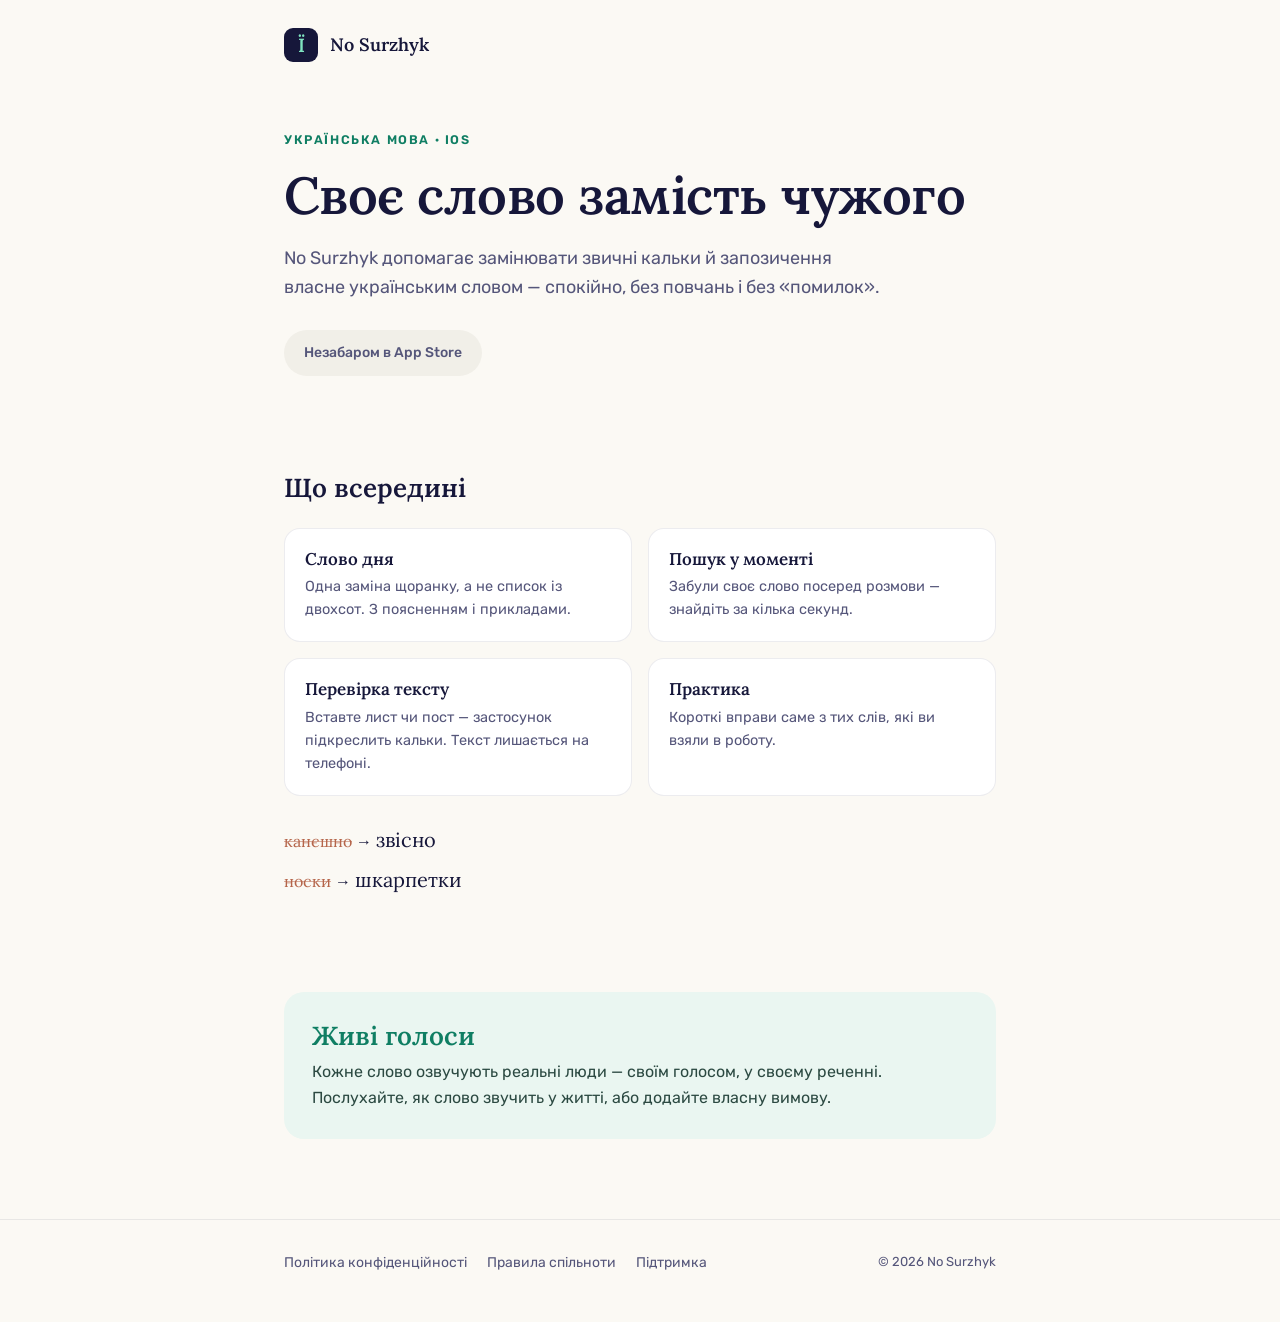
<file: index.html>
<!doctype html>
<html lang="uk">
<head>
<meta charset="utf-8">
<meta name="viewport" content="width=device-width, initial-scale=1">
<title>No Surzhyk — своє слово замість чужого </title>
<meta name="description" content="No Surzhyk допомагає замінювати кальки й запозичення власне українським словом. Слово дня, пошук, перевірка тексту та живі голоси спільноти.">
<link rel="preconnect" href="https://fonts.googleapis.com">
<link rel="preconnect" href="https://fonts.gstatic.com" crossorigin>
<link href="https://fonts.googleapis.com/css2?family=Lora:wght@500;600&family=Rubik:wght@400;500;600&display=swap" rel="stylesheet">
<link rel="stylesheet" href="style.css">
</head>
<body>

<header class="site-header">
  <div class="wrap">
    <div class="logo">Ї</div>
    <span class="brand">No Surzhyk</span>
  </div>
</header>

<main>
  <section class="hero">
    <div class="wrap">
      <div class="eyebrow">Українська мова · iOS</div>
      <h1>Своє слово замість чужого</h1>
      <p class="lead">
        No Surzhyk допомагає замінювати звичні кальки й запозичення власне
        українським словом — спокійно, без повчань і без «помилок».
      </p>
      <div class="badge">Незабаром в App Store</div>
    </div>
  </section>

  <section>
    <div class="wrap">
      <h2>Що всередині</h2>
      <div class="features">
        <div class="feature">
          <h3>Слово дня</h3>
          <p>Одна заміна щоранку, а не список із двохсот. З поясненням і прикладами.</p>
        </div>
        <div class="feature">
          <h3>Пошук у моменті</h3>
          <p>Забули своє слово посеред розмови — знайдіть за кілька секунд.</p>
        </div>
        <div class="feature">
          <h3>Перевірка тексту</h3>
          <p>Вставте лист чи пост — застосунок підкреслить кальки. Текст лишається на телефоні.</p>
        </div>
        <div class="feature">
          <h3>Практика</h3>
          <p>Короткі вправи саме з тих слів, які ви взяли в роботу.</p>
        </div>
      </div>

      <div class="pair" style="margin-top:28px">
        <span class="bad">канєшно</span> →
        <span class="good">звісно</span>
      </div>
      <div class="pair">
        <span class="bad">носки</span> →
        <span class="good">шкарпетки</span>
      </div>
    </div>
  </section>

  <section>
    <div class="wrap">
      <div class="highlight">
        <h2>Живі голоси</h2>
        <p>
          Кожне слово озвучують реальні люди — своїм голосом, у своєму реченні.
          Послухайте, як слово звучить у житті, або додайте власну вимову.
        </p>
      </div>
    </div>
  </section>
</main>

<footer class="site-footer">
  <div class="wrap">
    <a href="privacy.html">Політика конфіденційності</a>
    <a href="terms.html">Правила спільноти</a>
    <a href="support.html">Підтримка</a>
    <span class="spacer"></span>
    <span class="muted">© 2026 No Surzhyk</span>
  </div>
</footer>

</body>
</html>

<!-- redeploy -->
</file>
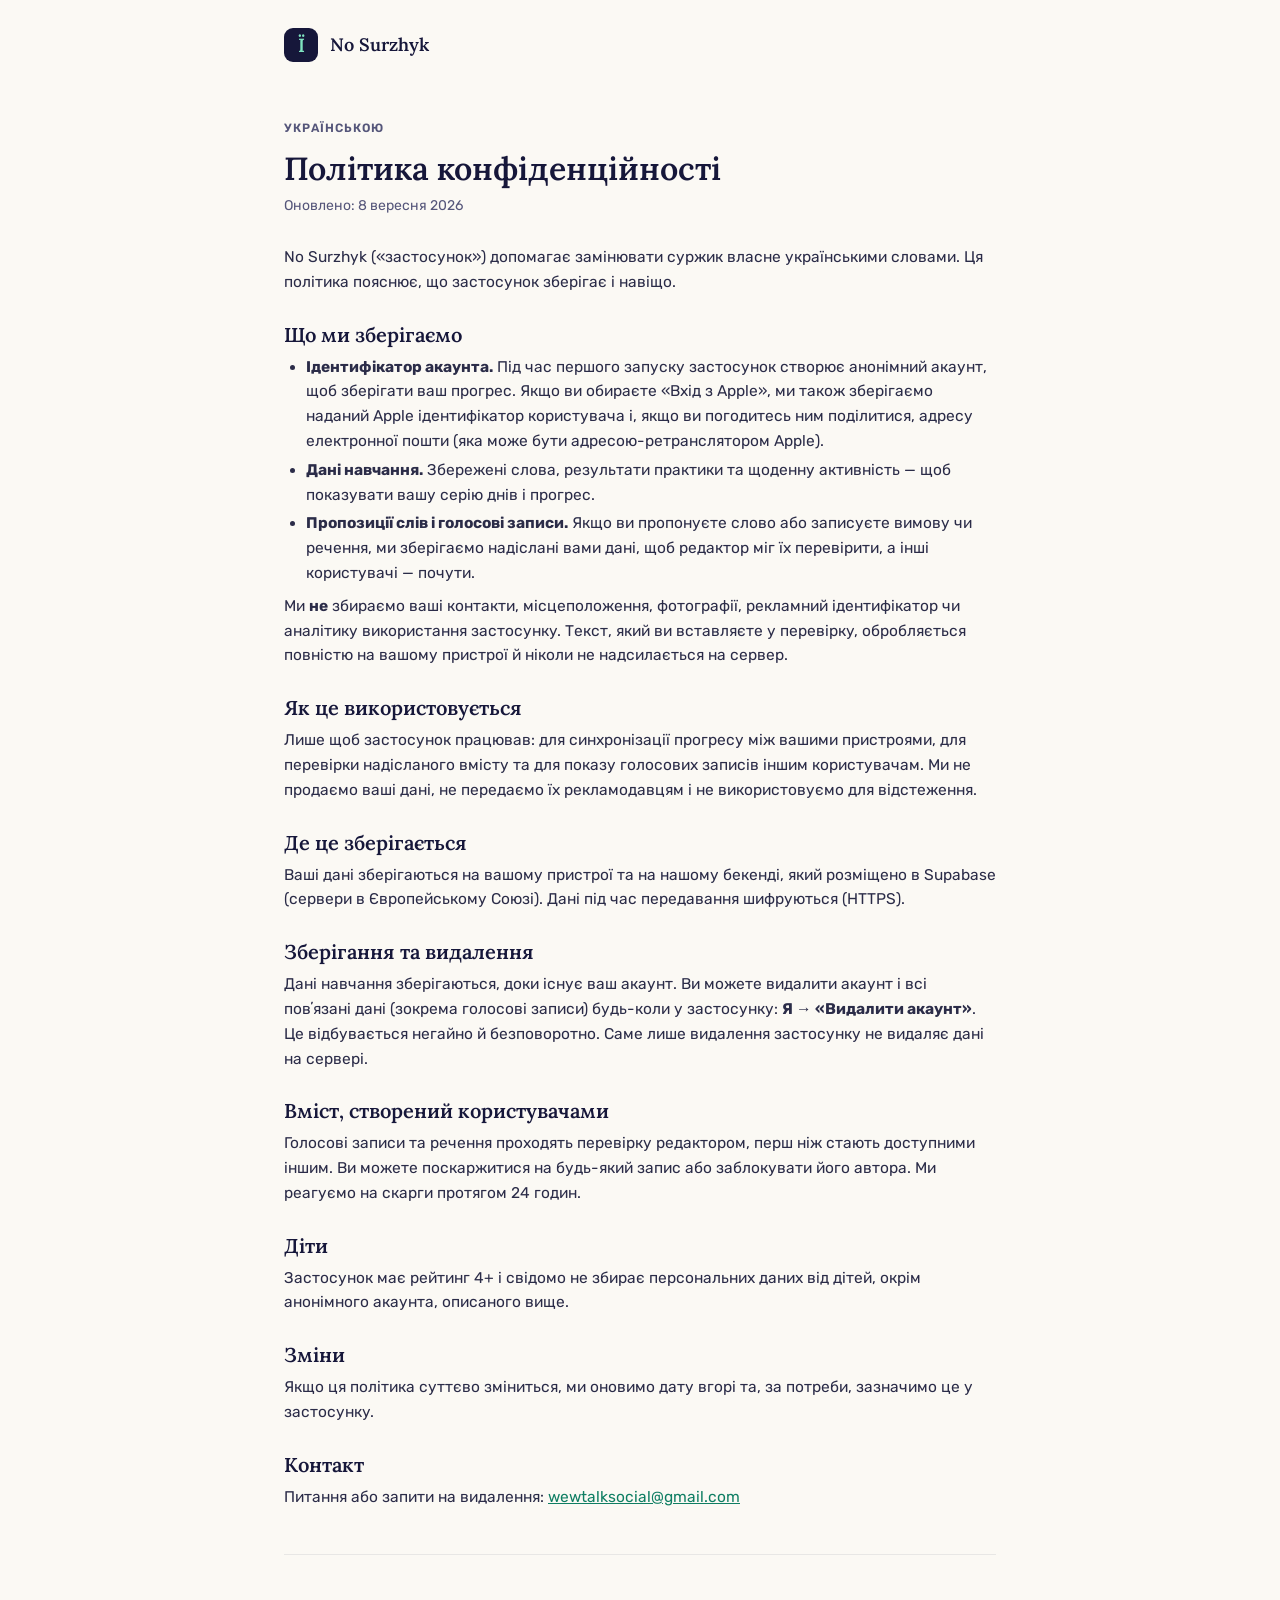
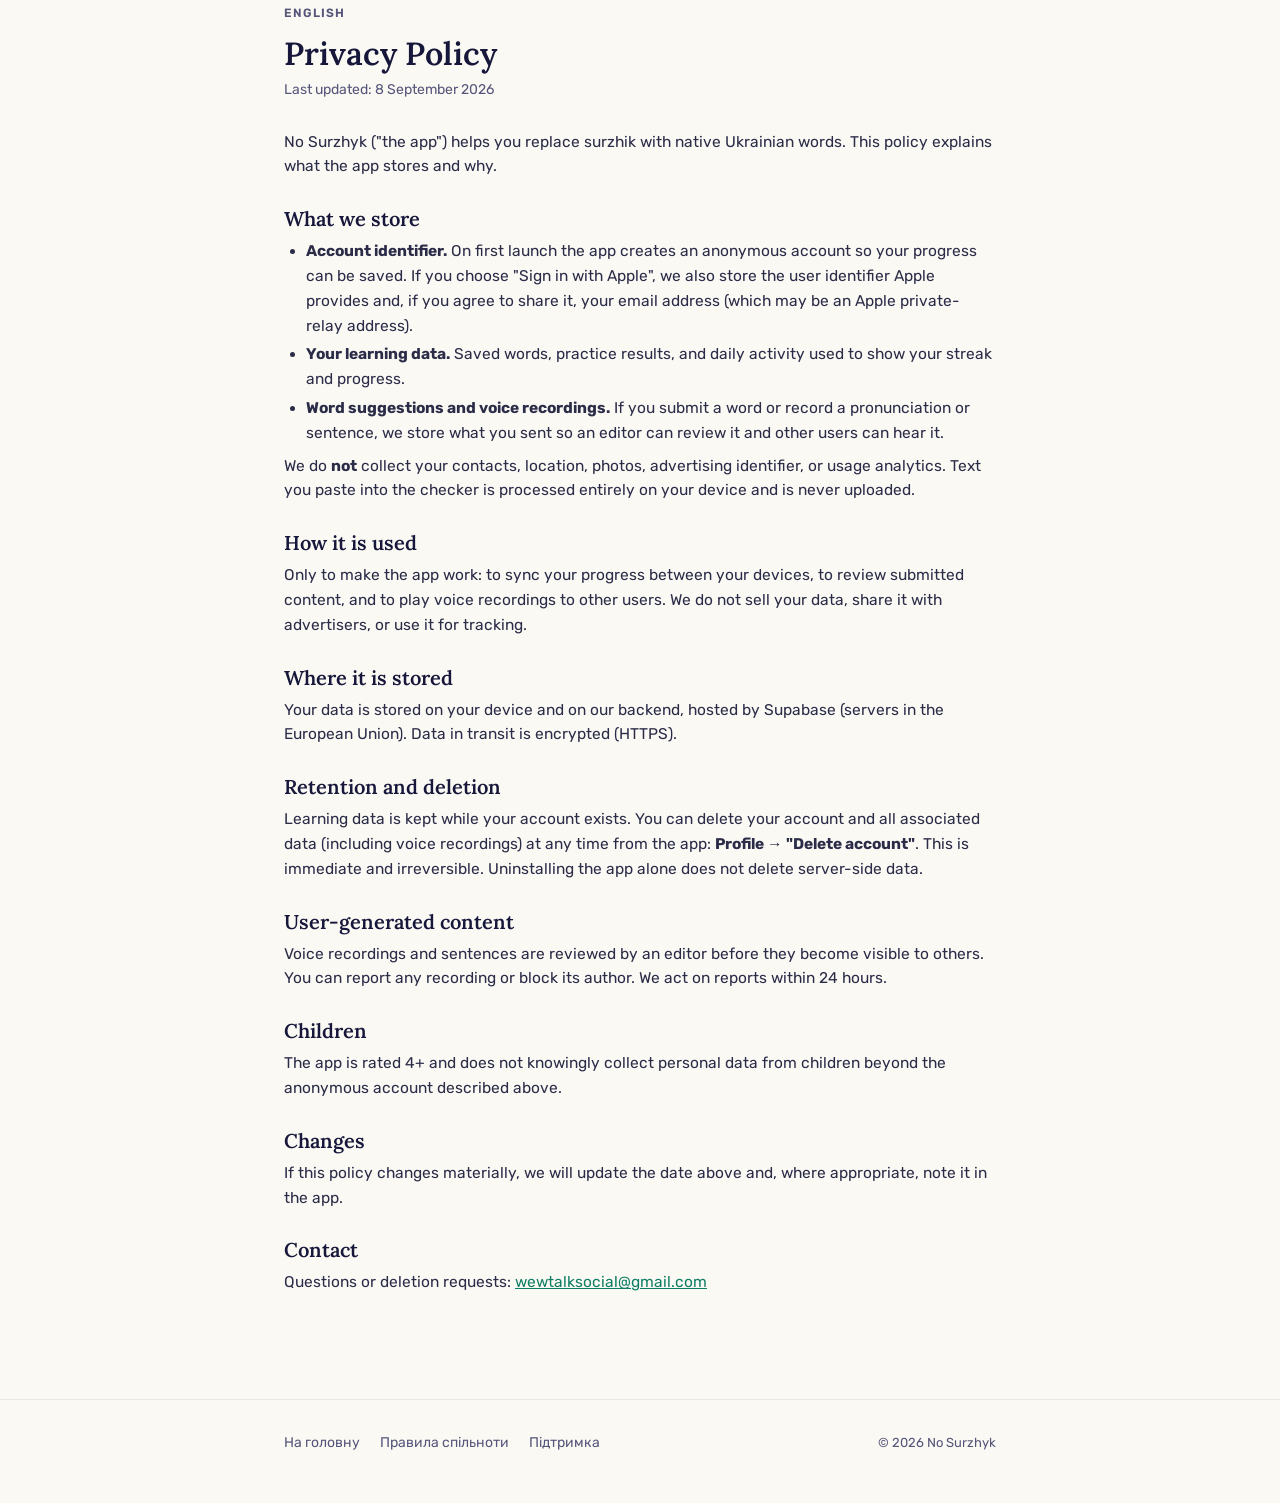
<file: privacy.html>
<!doctype html>
<html lang="uk">
<head>
<meta charset="utf-8">
<meta name="viewport" content="width=device-width, initial-scale=1">
<title>Політика конфіденційності — No Surzhyk</title>
<link rel="preconnect" href="https://fonts.googleapis.com">
<link rel="preconnect" href="https://fonts.gstatic.com" crossorigin>
<link href="https://fonts.googleapis.com/css2?family=Lora:wght@500;600&family=Rubik:wght@400;500;600&display=swap" rel="stylesheet">
<link rel="stylesheet" href="style.css">
</head>
<body>

<header class="site-header">
  <div class="wrap">
    <a href="index.html" style="text-decoration:none;display:flex;align-items:center;gap:12px;color:inherit">
      <div class="logo">Ї</div><span class="brand">No Surzhyk</span>
    </a>
  </div>
</header>

<main class="doc">
  <div class="wrap">

    <span class="lang-label">Українською</span>
    <h1>Політика конфіденційності</h1>
    <p class="updated">Оновлено: 8 вересня 2026</p>

    <p>No Surzhyk («застосунок») допомагає замінювати суржик власне українськими
    словами. Ця політика пояснює, що застосунок зберігає і навіщо.</p>

    <h2>Що ми зберігаємо</h2>
    <ul>
      <li><strong>Ідентифікатор акаунта.</strong> Під час першого запуску застосунок
      створює анонімний акаунт, щоб зберігати ваш прогрес. Якщо ви обираєте «Вхід
      з Apple», ми також зберігаємо наданий Apple ідентифікатор користувача і,
      якщо ви погодитесь ним поділитися, адресу електронної пошти (яка може бути
      адресою-ретранслятором Apple).</li>
      <li><strong>Дані навчання.</strong> Збережені слова, результати практики та
      щоденну активність — щоб показувати вашу серію днів і прогрес.</li>
      <li><strong>Пропозиції слів і голосові записи.</strong> Якщо ви пропонуєте
      слово або записуєте вимову чи речення, ми зберігаємо надіслані вами дані,
      щоб редактор міг їх перевірити, а інші користувачі — почути.</li>
    </ul>

    <p>Ми <strong>не</strong> збираємо ваші контакти, місцеположення, фотографії,
    рекламний ідентифікатор чи аналітику використання застосунку. Текст, який ви
    вставляєте у перевірку, обробляється повністю на вашому пристрої й ніколи не
    надсилається на сервер.</p>

    <h2>Як це використовується</h2>
    <p>Лише щоб застосунок працював: для синхронізації прогресу між вашими
    пристроями, для перевірки надісланого вмісту та для показу голосових записів
    іншим користувачам. Ми не продаємо ваші дані, не передаємо їх рекламодавцям і
    не використовуємо для відстеження.</p>

    <h2>Де це зберігається</h2>
    <p>Ваші дані зберігаються на вашому пристрої та на нашому бекенді, який
    розміщено в Supabase (сервери в Європейському Союзі). Дані під час
    передавання шифруються (HTTPS).</p>

    <h2>Зберігання та видалення</h2>
    <p>Дані навчання зберігаються, доки існує ваш акаунт. Ви можете видалити
    акаунт і всі повʼязані дані (зокрема голосові записи) будь-коли у застосунку:
    <strong>Я → «Видалити акаунт»</strong>. Це відбувається негайно й безповоротно.
    Саме лише видалення застосунку не видаляє дані на сервері.</p>

    <h2>Вміст, створений користувачами</h2>
    <p>Голосові записи та речення проходять перевірку редактором, перш ніж стають
    доступними іншим. Ви можете поскаржитися на будь-який запис або заблокувати
    його автора. Ми реагуємо на скарги протягом 24 годин.</p>

    <h2>Діти</h2>
    <p>Застосунок має рейтинг 4+ і свідомо не збирає персональних даних від дітей,
    окрім анонімного акаунта, описаного вище.</p>

    <h2>Зміни</h2>
    <p>Якщо ця політика суттєво зміниться, ми оновимо дату вгорі та, за потреби,
    зазначимо це у застосунку.</p>

    <h2>Контакт</h2>
    <p>Питання або запити на видалення: <a href="mailto:wewtalksocial@gmail.com">wewtalksocial@gmail.com</a></p>

    <hr>

    <span class="lang-label">English</span>
    <h1>Privacy Policy</h1>
    <p class="updated">Last updated: 8 September 2026</p>

    <p>No Surzhyk ("the app") helps you replace surzhik with native Ukrainian
    words. This policy explains what the app stores and why.</p>

    <h2>What we store</h2>
    <ul>
      <li><strong>Account identifier.</strong> On first launch the app creates an
      anonymous account so your progress can be saved. If you choose "Sign in with
      Apple", we also store the user identifier Apple provides and, if you agree
      to share it, your email address (which may be an Apple private-relay
      address).</li>
      <li><strong>Your learning data.</strong> Saved words, practice results, and
      daily activity used to show your streak and progress.</li>
      <li><strong>Word suggestions and voice recordings.</strong> If you submit a
      word or record a pronunciation or sentence, we store what you sent so an
      editor can review it and other users can hear it.</li>
    </ul>

    <p>We do <strong>not</strong> collect your contacts, location, photos,
    advertising identifier, or usage analytics. Text you paste into the checker is
    processed entirely on your device and is never uploaded.</p>

    <h2>How it is used</h2>
    <p>Only to make the app work: to sync your progress between your devices, to
    review submitted content, and to play voice recordings to other users. We do
    not sell your data, share it with advertisers, or use it for tracking.</p>

    <h2>Where it is stored</h2>
    <p>Your data is stored on your device and on our backend, hosted by Supabase
    (servers in the European Union). Data in transit is encrypted (HTTPS).</p>

    <h2>Retention and deletion</h2>
    <p>Learning data is kept while your account exists. You can delete your account
    and all associated data (including voice recordings) at any time from the app:
    <strong>Profile → "Delete account"</strong>. This is immediate and
    irreversible. Uninstalling the app alone does not delete server-side data.</p>

    <h2>User-generated content</h2>
    <p>Voice recordings and sentences are reviewed by an editor before they become
    visible to others. You can report any recording or block its author. We act on
    reports within 24 hours.</p>

    <h2>Children</h2>
    <p>The app is rated 4+ and does not knowingly collect personal data from
    children beyond the anonymous account described above.</p>

    <h2>Changes</h2>
    <p>If this policy changes materially, we will update the date above and, where
    appropriate, note it in the app.</p>

    <h2>Contact</h2>
    <p>Questions or deletion requests: <a href="mailto:wewtalksocial@gmail.com">wewtalksocial@gmail.com</a></p>

  </div>
</main>

<footer class="site-footer">
  <div class="wrap">
    <a href="index.html">На головну</a>
    <a href="terms.html">Правила спільноти</a>
    <a href="support.html">Підтримка</a>
    <span class="spacer"></span>
    <span class="muted">© 2026 No Surzhyk</span>
  </div>
</footer>

</body>
</html>
</file>
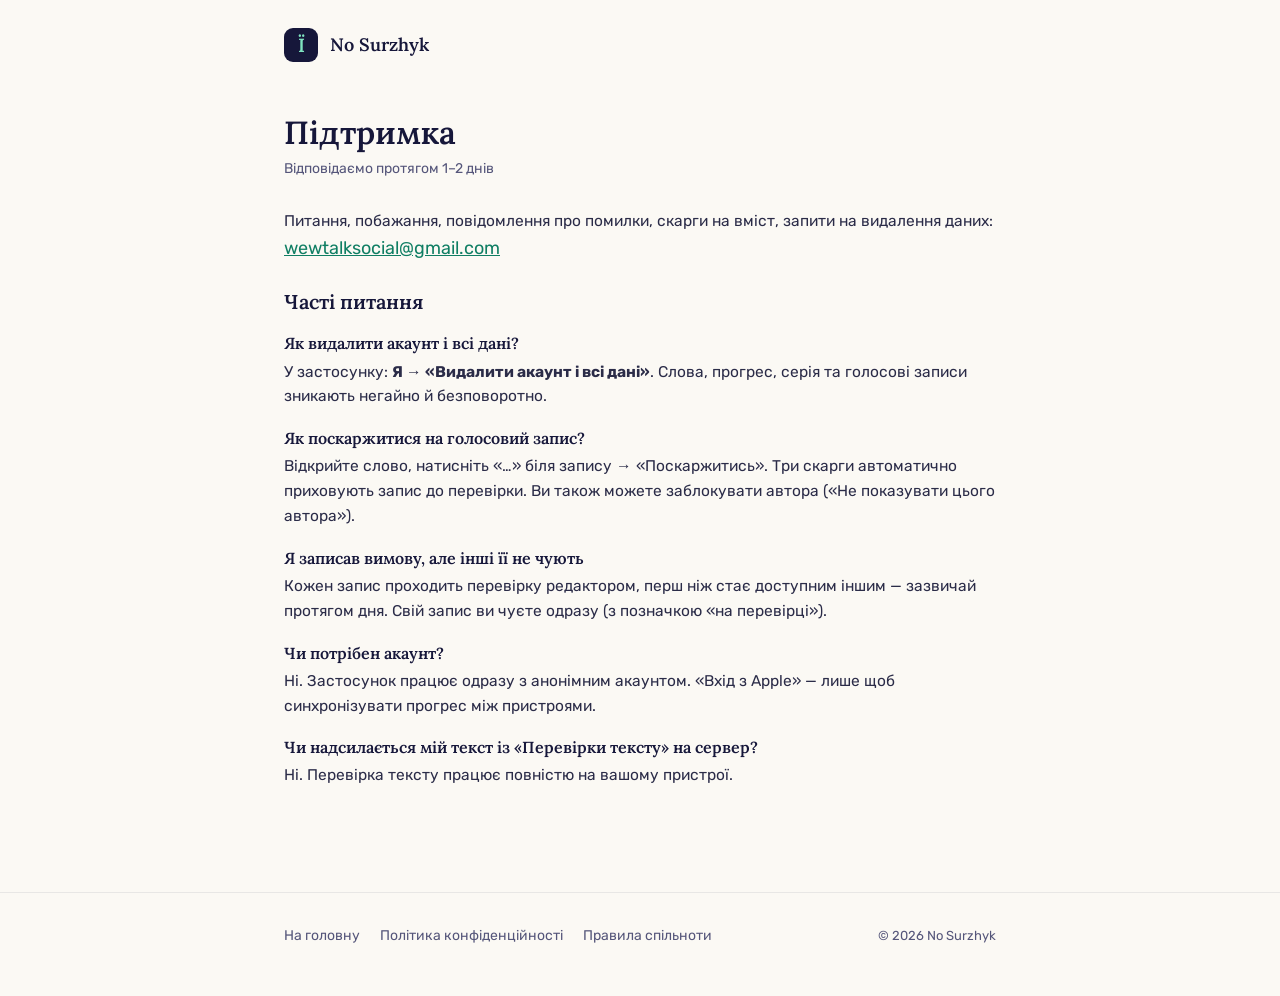
<file: support.html>
<!doctype html>
<html lang="uk">
<head>
<meta charset="utf-8">
<meta name="viewport" content="width=device-width, initial-scale=1">
<title>Підтримка — No Surzhyk</title>
<link rel="preconnect" href="https://fonts.googleapis.com">
<link rel="preconnect" href="https://fonts.gstatic.com" crossorigin>
<link href="https://fonts.googleapis.com/css2?family=Lora:wght@500;600&family=Rubik:wght@400;500;600&display=swap" rel="stylesheet">
<link rel="stylesheet" href="style.css">
</head>
<body>

<header class="site-header">
  <div class="wrap">
    <a href="index.html" style="text-decoration:none;display:flex;align-items:center;gap:12px;color:inherit">
      <div class="logo">Ї</div><span class="brand">No Surzhyk</span>
    </a>
  </div>
</header>

<main class="doc">
  <div class="wrap">
    <h1>Підтримка</h1>
    <p class="updated">Відповідаємо протягом 1–2 днів</p>

    <p>Питання, побажання, повідомлення про помилки, скарги на вміст, запити на
    видалення даних:</p>
    <p style="font-size:18px"><a href="mailto:wewtalksocial@gmail.com">wewtalksocial@gmail.com</a></p>

    <h2>Часті питання</h2>

    <h3>Як видалити акаунт і всі дані?</h3>
    <p>У застосунку: <strong>Я → «Видалити акаунт і всі дані»</strong>. Слова,
    прогрес, серія та голосові записи зникають негайно й безповоротно.</p>

    <h3>Як поскаржитися на голосовий запис?</h3>
    <p>Відкрийте слово, натисніть «…» біля запису → «Поскаржитись». Три скарги
    автоматично приховують запис до перевірки. Ви також можете заблокувати автора
    («Не показувати цього автора»).</p>

    <h3>Я записав вимову, але інші її не чують</h3>
    <p>Кожен запис проходить перевірку редактором, перш ніж стає доступним іншим —
    зазвичай протягом дня. Свій запис ви чуєте одразу (з позначкою «на перевірці»).</p>

    <h3>Чи потрібен акаунт?</h3>
    <p>Ні. Застосунок працює одразу з анонімним акаунтом. «Вхід з Apple» — лише
    щоб синхронізувати прогрес між пристроями.</p>

    <h3>Чи надсилається мій текст із «Перевірки тексту» на сервер?</h3>
    <p>Ні. Перевірка тексту працює повністю на вашому пристрої.</p>
  </div>
</main>

<footer class="site-footer">
  <div class="wrap">
    <a href="index.html">На головну</a>
    <a href="privacy.html">Політика конфіденційності</a>
    <a href="terms.html">Правила спільноти</a>
    <span class="spacer"></span>
    <span class="muted">© 2026 No Surzhyk</span>
  </div>
</footer>

</body>
</html>
</file>
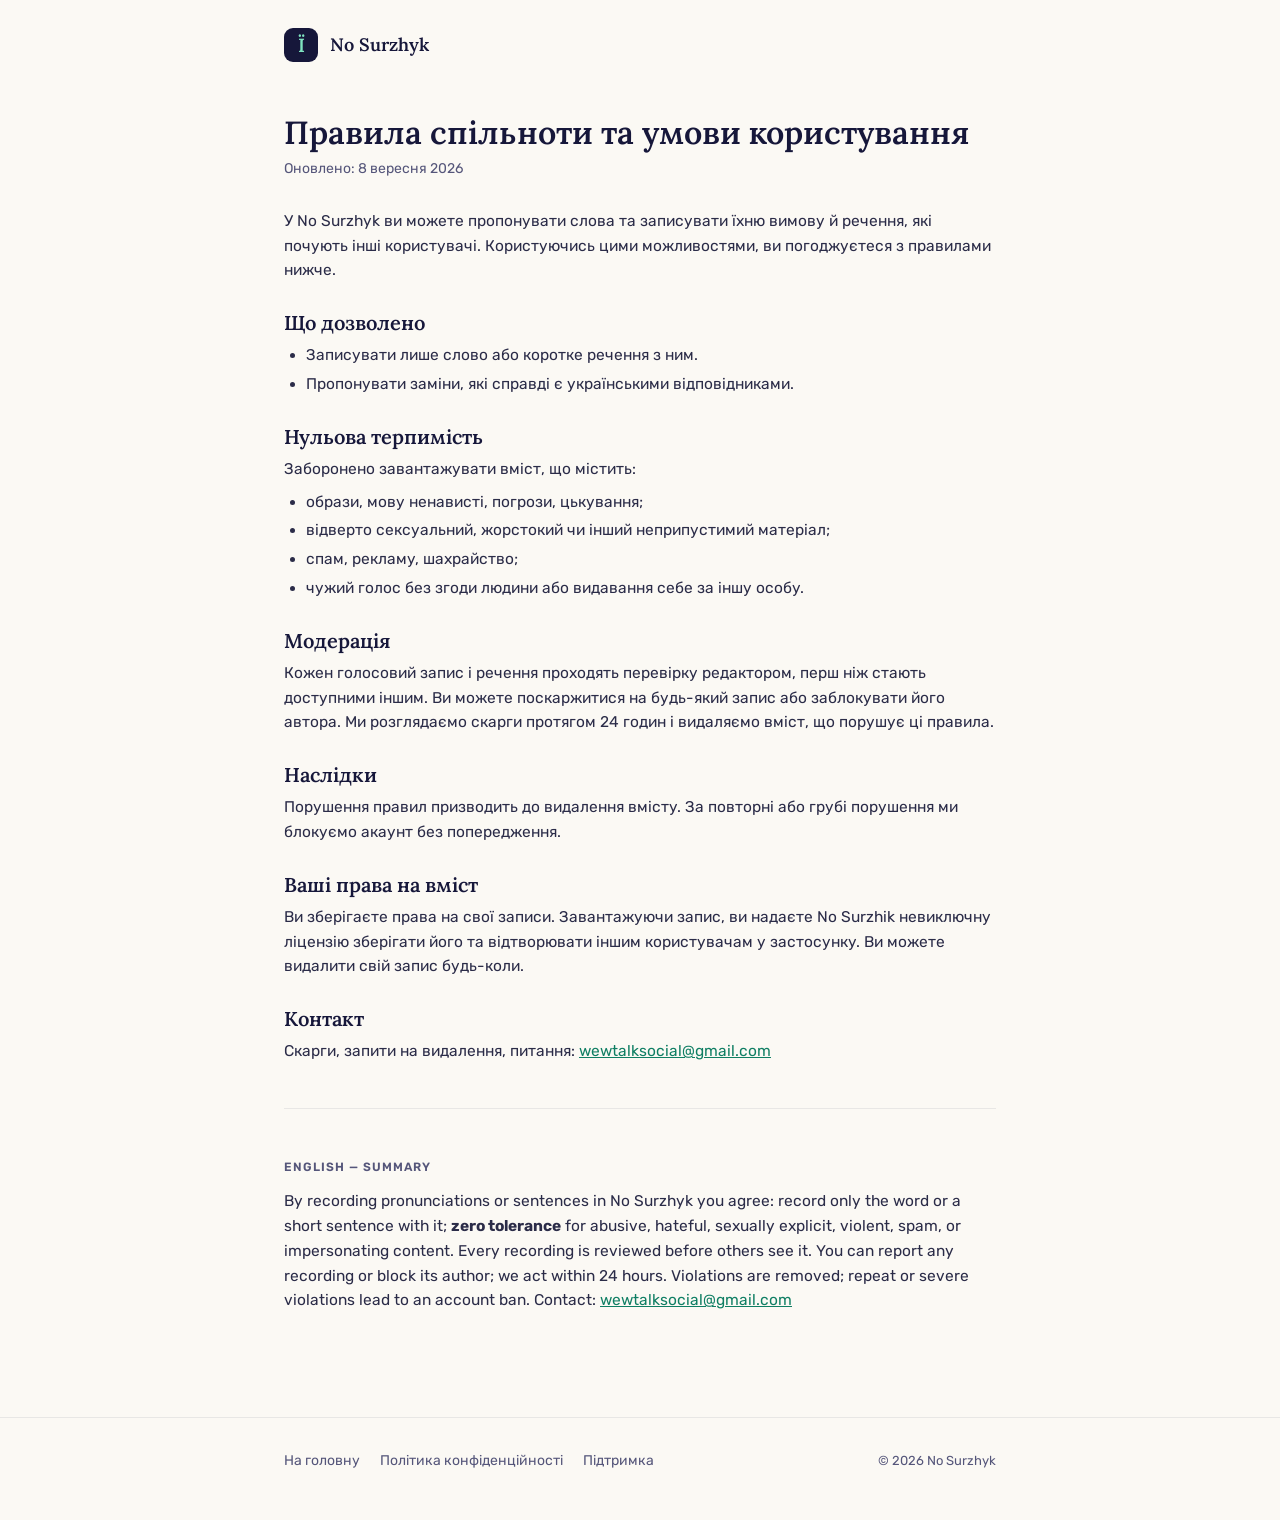
<file: terms.html>
<!doctype html>
<html lang="uk">
<head>
<meta charset="utf-8">
<meta name="viewport" content="width=device-width, initial-scale=1">
<title>Правила спільноти — No Surzhyk</title>
<link rel="preconnect" href="https://fonts.googleapis.com">
<link rel="preconnect" href="https://fonts.gstatic.com" crossorigin>
<link href="https://fonts.googleapis.com/css2?family=Lora:wght@500;600&family=Rubik:wght@400;500;600&display=swap" rel="stylesheet">
<link rel="stylesheet" href="style.css">
</head>
<body>

<header class="site-header">
  <div class="wrap">
    <a href="index.html" style="text-decoration:none;display:flex;align-items:center;gap:12px;color:inherit">
      <div class="logo">Ї</div><span class="brand">No Surzhyk</span>
    </a>
  </div>
</header>

<main class="doc">
  <div class="wrap">
    <h1>Правила спільноти та умови користування</h1>
    <p class="updated">Оновлено: 8 вересня 2026</p>

    <p>У No Surzhyk ви можете пропонувати слова та записувати їхню вимову й
    речення, які почують інші користувачі. Користуючись цими можливостями, ви
    погоджуєтеся з правилами нижче.</p>

    <h2>Що дозволено</h2>
    <ul>
      <li>Записувати лише слово або коротке речення з ним.</li>
      <li>Пропонувати заміни, які справді є українськими відповідниками.</li>
    </ul>

    <h2>Нульова терпимість</h2>
    <p>Заборонено завантажувати вміст, що містить:</p>
    <ul>
      <li>образи, мову ненависті, погрози, цькування;</li>
      <li>відверто сексуальний, жорстокий чи інший неприпустимий матеріал;</li>
      <li>спам, рекламу, шахрайство;</li>
      <li>чужий голос без згоди людини або видавання себе за іншу особу.</li>
    </ul>

    <h2>Модерація</h2>
    <p>Кожен голосовий запис і речення проходять перевірку редактором, перш ніж
    стають доступними іншим. Ви можете поскаржитися на будь-який запис або
    заблокувати його автора. Ми розглядаємо скарги протягом 24 годин і видаляємо
    вміст, що порушує ці правила.</p>

    <h2>Наслідки</h2>
    <p>Порушення правил призводить до видалення вмісту. За повторні або грубі
    порушення ми блокуємо акаунт без попередження.</p>

    <h2>Ваші права на вміст</h2>
    <p>Ви зберігаєте права на свої записи. Завантажуючи запис, ви надаєте No
    Surzhik невиключну ліцензію зберігати його та відтворювати іншим користувачам
    у застосунку. Ви можете видалити свій запис будь-коли.</p>

    <h2>Контакт</h2>
    <p>Скарги, запити на видалення, питання:
    <a href="mailto:wewtalksocial@gmail.com">wewtalksocial@gmail.com</a></p>

    <hr>

    <span class="lang-label">English — summary</span>
    <p>By recording pronunciations or sentences in No Surzhyk you agree: record
    only the word or a short sentence with it; <strong>zero tolerance</strong> for
    abusive, hateful, sexually explicit, violent, spam, or impersonating content.
    Every recording is reviewed before others see it. You can report any recording
    or block its author; we act within 24 hours. Violations are removed; repeat or
    severe violations lead to an account ban. Contact:
    <a href="mailto:wewtalksocial@gmail.com">wewtalksocial@gmail.com</a></p>
  </div>
</main>

<footer class="site-footer">
  <div class="wrap">
    <a href="index.html">На головну</a>
    <a href="privacy.html">Політика конфіденційності</a>
    <a href="support.html">Підтримка</a>
    <span class="spacer"></span>
    <span class="muted">© 2026 No Surzhyk</span>
  </div>
</footer>

</body>
</html>
</file>
<file: style.css>
:root {
  --ink: #16173A;
  --ink-soft: #55567a;
  --paper: #FBF9F4;
  --card: #ffffff;
  --sand: #F1EFE8;
  --mint: #7FE3C0;
  --mint-deep: #0B2C24;
  --green: #0F7E63;
  --green-tint: #EAF6F1;
  --clay: #B5654A;
  --hairline: rgba(22, 23, 58, 0.08);
}

* { box-sizing: border-box; margin: 0; padding: 0; }

html { -webkit-text-size-adjust: 100%; }

body {
  font-family: "Rubik", -apple-system, BlinkMacSystemFont, "Segoe UI", sans-serif;
  background: var(--paper);
  color: var(--ink);
  line-height: 1.6;
  -webkit-font-smoothing: antialiased;
}

.wrap { max-width: 760px; margin: 0 auto; padding: 0 24px; }

h1, h2, h3 { font-family: "Lora", Georgia, serif; font-weight: 600; line-height: 1.2; }

a { color: var(--green); }

/* Header */
.site-header {
  padding: 28px 0;
}
.site-header .wrap { display: flex; align-items: center; gap: 12px; }
.logo {
  width: 34px; height: 34px; border-radius: 9px;
  background: var(--ink);
  display: flex; align-items: center; justify-content: center;
  color: var(--mint); font-family: "Lora", serif; font-weight: 600; font-size: 19px;
}
.brand { font-family: "Lora", serif; font-weight: 600; font-size: 18px; }

/* Hero */
.hero { padding: 40px 0 56px; }
.hero .eyebrow {
  text-transform: uppercase; letter-spacing: 1.6px; font-size: 12.5px; font-weight: 600;
  color: var(--green); margin-bottom: 14px;
}
.hero h1 { font-size: clamp(34px, 7vw, 52px); letter-spacing: -0.01em; }
.hero p.lead {
  font-size: 18px; color: var(--ink-soft); margin-top: 18px; max-width: 34em;
}
.badge {
  display: inline-block; margin-top: 28px;
  padding: 12px 20px; border-radius: 999px;
  background: var(--sand); color: var(--ink-soft);
  font-size: 14px; font-weight: 500;
}

/* Sections */
section { padding: 40px 0; }
section h2 { font-size: 26px; margin-bottom: 8px; }
section > .wrap > p { color: var(--ink-soft); }

.features { display: grid; gap: 16px; margin-top: 24px; }
@media (min-width: 620px) { .features { grid-template-columns: 1fr 1fr; } }
.feature {
  background: var(--card); border: 1px solid var(--hairline);
  border-radius: 16px; padding: 20px;
}
.feature h3 { font-size: 17px; margin-bottom: 6px; }
.feature p { font-size: 14.5px; color: var(--ink-soft); }

.pair {
  font-family: "Lora", serif; margin: 8px 0;
}
.pair .bad { color: var(--clay); text-decoration: line-through; text-decoration-color: rgba(181,101,74,.5); }
.pair .good { color: var(--ink); font-size: 20px; }

.highlight {
  background: var(--green-tint); border-radius: 20px; padding: 28px;
  margin-top: 8px;
}
.highlight h2 { color: var(--green); }
.highlight p { color: var(--mint-deep); opacity: .85; margin-top: 8px; }

/* Content pages */
.doc { padding: 24px 0 64px; }
.doc h1 { font-size: 32px; margin-bottom: 6px; }
.doc .updated { color: var(--ink-soft); font-size: 14px; margin-bottom: 28px; }
.doc h2 { font-size: 20px; margin: 28px 0 8px; }
.doc h3 { font-size: 16px; margin: 20px 0 6px; }
.doc p, .doc li { color: #2b2c48; font-size: 15.5px; }
.doc ul { margin: 8px 0 8px 22px; }
.doc li { margin: 4px 0; }
.doc hr { border: none; border-top: 1px solid var(--hairline); margin: 44px 0; }
.doc .lang-label {
  display: inline-block; font-size: 12px; font-weight: 600; text-transform: uppercase;
  letter-spacing: 1px; color: var(--ink-soft); margin-bottom: 12px;
}

/* Footer */
.site-footer {
  border-top: 1px solid var(--hairline);
  padding: 32px 0 48px; margin-top: 40px;
}
.site-footer .wrap { display: flex; flex-wrap: wrap; gap: 8px 20px; align-items: center; }
.site-footer a { color: var(--ink-soft); text-decoration: none; font-size: 14px; }
.site-footer a:hover { color: var(--ink); }
.site-footer .spacer { flex: 1; }
.site-footer .muted { color: var(--ink-soft); font-size: 13px; }
</file>
